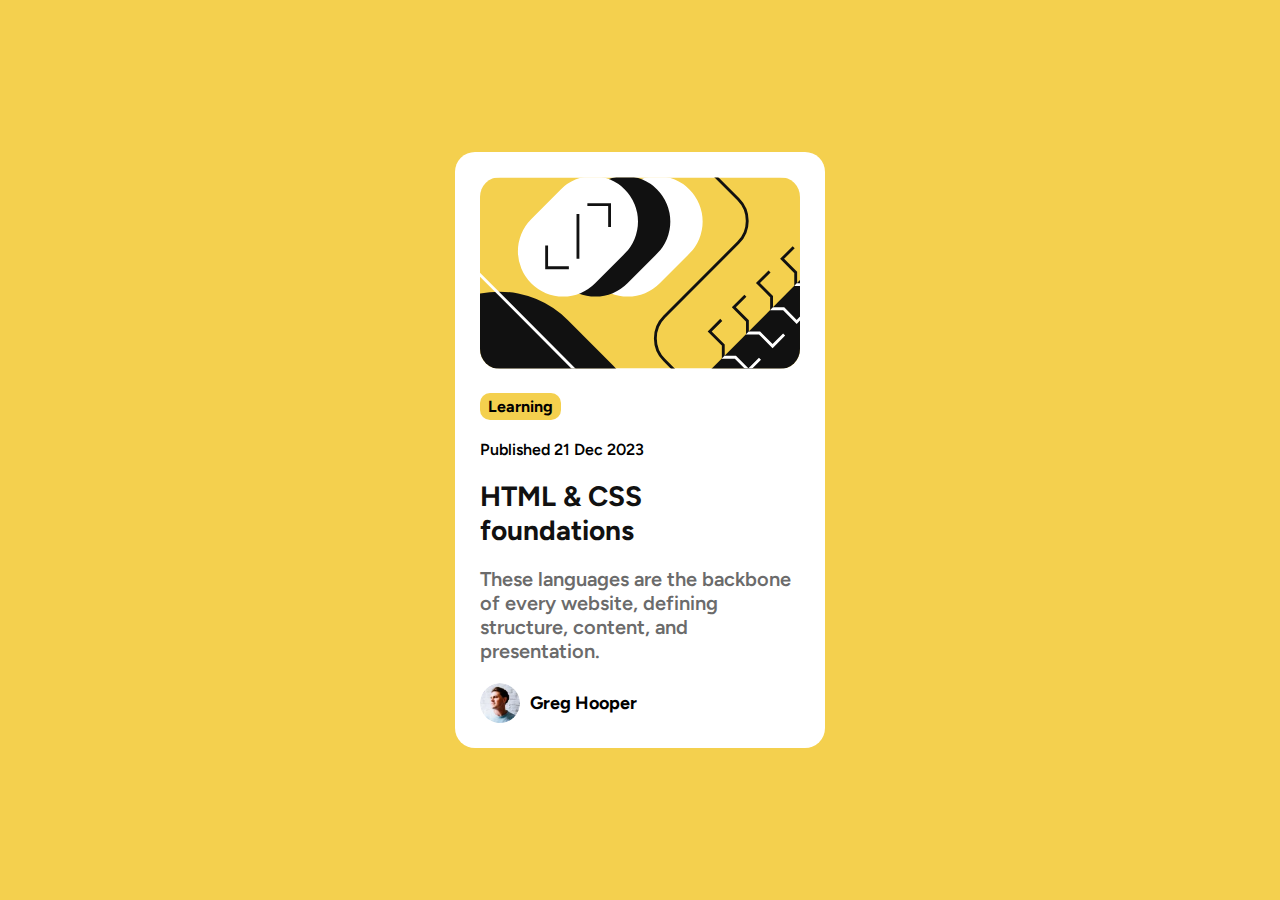
<file: blog-preview-card/index.html>
<!DOCTYPE html>
<html lang="en">

<head>
  <meta charset="UTF-8">
  <meta name="viewport" content="width=device-width, initial-scale=1.0">

  <link rel="icon" type="image/png" sizes="32x32" href="./assets/images/favicon-32x32.png">
  <link rel="stylesheet" href="style.css">

  <title>Frontend Mentor | Blog preview card</title>

</head>

<body>
  <div class="blog-preview-card">
    <div class="blog-preview-card-image">
      <img src="./assets/images/illustration-article.svg" />
    </div>
    <label>Learning</label>
    <span>Published 21 Dec 2023</span>
    <h2>HTML & CSS foundations</h2>
    <p>
      These languages are the backbone of every website, defining structure, content, and presentation.
    </p>
    <author>Greg Hooper</author>
  </div>
</body>

</html>
</file>
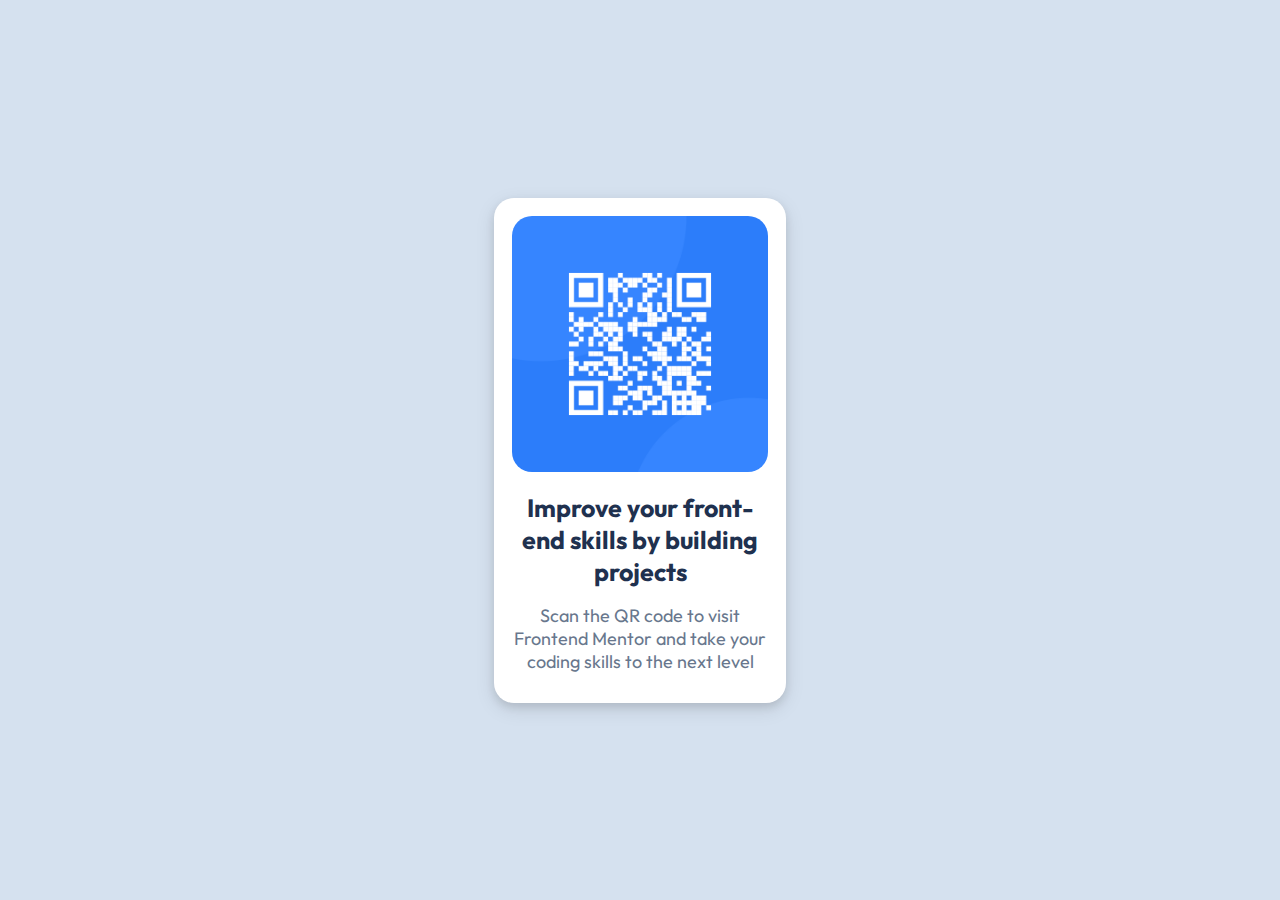
<file: qr-code/index.html>
<!DOCTYPE html>
<html lang="en">

<head>
  <meta charset="UTF-8">
  <meta name="viewport" content="width=device-width, initial-scale=1.0">

  <link rel="icon" type="image/png" sizes="32x32" href="./images/favicon-32x32.png">
  <link rel="stylesheet" href="style.css">

  <title>Frontend Mentor | QR code component</title>

</head>

<body>
  <div class="qr-code-container">
    <div class="qr-code-image">
      <img src="./images/image-qr-code.png" alt="qr code" />
    </div>
    <h2>Improve your front-end skills by building projects</h2>
    <p>
      Scan the QR code to visit Frontend Mentor and take your coding skills to the next level
    </p>
  </div>
</body>

</html>
</file>
<file: blog-preview-card/style.css>
@font-face {
    font-family: "Figtree";
    src: url('./assets/fonts/Figtree-VariableFont_wght.ttf');
}

:root {
    --yellow: #F4D04E;
    --grey-950: #111111;
    --grey-500: #6B6B6B;
    --white: #FFFFFF;
    --ff-primary: "Figtree";
}

* {
    padding: 0px;
    margin: 0px;
}

body {
    display: flex;
    justify-content: center;
    align-items: center;
    height: 100vh;
    font-family: var(--ff-primary);
    background-color: var(--yellow);
}

.blog-preview-card {
    width: 25%;
    display: inherit;
    flex-direction: column;
    gap: 20px;
    background-color: var(--white);
    border-radius: 20px;
    padding: 25px;
}

.blog-preview-card-image img {
    width: 100%;
    border-radius: 20px;
}

.blog-preview-card label {
    width: fit-content;
    background-color: var(--yellow);
    border-radius: 10px;
    font-weight: 700;
    padding-block: 4px;
    padding-inline: 8px;
}

.blog-preview-card h2 {
    font-size: 28px;
    color: var(--grey-950);
    font-family: 700;
    transition: 0.4s;
    cursor: pointer;
}

.blog-preview-card h2:hover {
    color: var(--yellow);
}

.blog-preview-card p {
    font-size: 20px;
    color: var(--grey-500);
    font-weight: 600;
}

.blog-preview-card author {
    font-size: 18px;
    font-weight: 700;
    display: inherit;
    align-items: center;
    gap: 10px;
}

author {
    display: block;
}

.blog-preview-card author::before {
    content: "";
    display: inline-block;
    width: 40px;
    height: 40px;
    background-image: url('./assets/images/image-avatar.webp');
    background-position: center;
    background-repeat: no-repeat;
    background-size: cover;
    border-radius: 100%;
}

.blog-preview-card span {
    font-size: 16px;
    font-weight: 600;
}

@media screen and (max-width: 1024px) {
    .blog-preview-card {
        width: 35%;
    }
}

@media screen and (max-width: 992px) {
    .blog-preview-card {
        width: 40%;
    }
}

@media screen and (max-width: 768px) {
    .blog-preview-card {
        width: 50%;
    }
}

@media screen and (max-width: 440px) {
    .blog-preview-card {
        width: 70%;
        gap: 10px;
    }

    .blog-preview-card h2 {
        font-size: 22px;
    }

    .blog-preview-card p {
        font-size: 16px;
    }
}
</file>
<file: qr-code/style.css>
@font-face {
    font-family: 'Outfit';
    src: url('./public/Outfit/Outfit-VariableFont_wght.ttf');
}

:root {
    --color-slate-300: #D5E1EF;
    --color-slate-500: #68778D;
    --color-slate-900: #1F314F;
    --white: #FFFFFF;
    --ff-primary: 'Outfit';
}

* {
    padding: 0px;
    margin: 0px;
}

body {
    display: flex;
    height: 100vh;
    justify-content: center;
    align-items: center;
    background-color: var(--color-slate-300);
    font-family: 'Outfit';
}

.qr-code-container {
    width: 20%;
    background-color: var(--white);
    padding: 18px;
    border-radius: 20px;
    display: inherit;
    flex-direction: column;
    text-align: center;
    gap: 16px;
    padding-bottom: 30px;
    box-shadow: 0 4px 8px 0 rgba(0, 0, 0, 0.1), 0 6px 20px 0 rgba(0, 0, 0, 0.1);
}

.qr-code-image img {
    width: 100%;
    border-radius: 20px;
}

.qr-code-container h2 {
    color: var(--color-slate-900);
    font-size: 25px;
}

.qr-code-container p {
    color: var(--color-slate-500);
    font-size: 18px;
}

@media screen and (max-width: 1024px) {
    .qr-code-container {
        width: 30%;
    }

    .qr-code-container h2 {
        font-size: 24px;
    }
    
    .qr-code-container p {
        font-size: 18px;
    }
}

@media screen and (max-width: 992px) {
    .qr-code-container {
        width: 35%;
    }
}

@media screen and (max-width: 440px) {
    .qr-code-container {
        width: 70%;
    }

    .qr-code-container h2 {
        font-size: 20px;
    }
    
    .qr-code-container p {
        font-size: 16px;
    }
}
</file>
